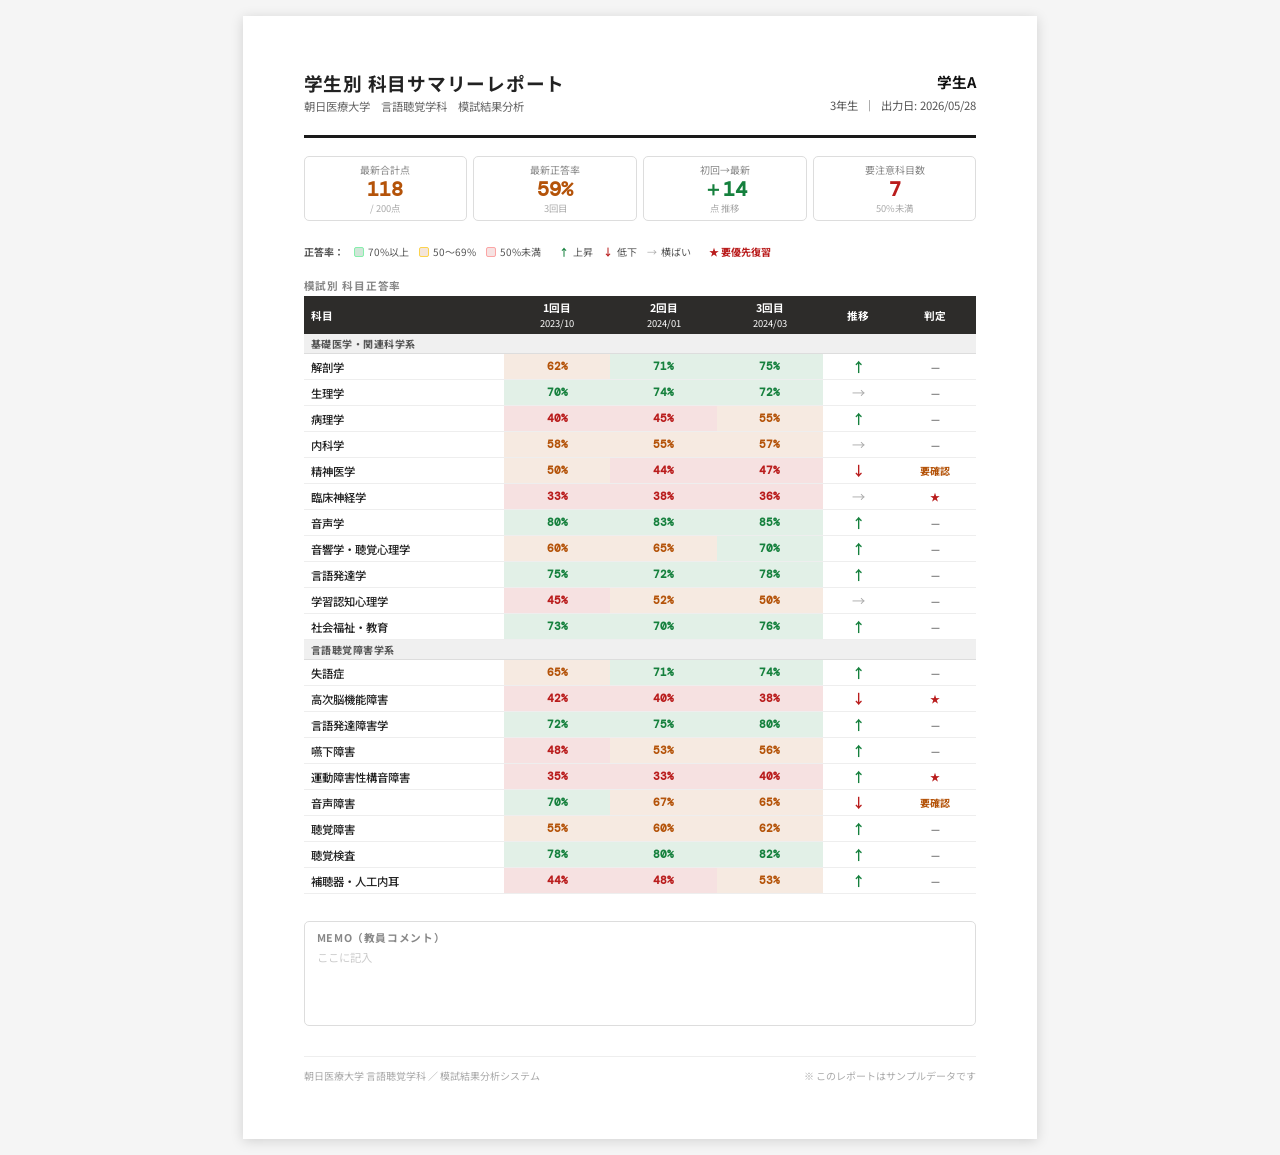
<file: mockup_student_summary.html>
<!DOCTYPE html>
<html lang="ja">
<head>
<meta charset="utf-8">
<meta name="robots" content="noindex,nofollow">
<title>学生別科目サマリーレポート（イメージ）</title>
<style>
@import url('https://fonts.googleapis.com/css2?family=Noto+Sans+JP:wght@400;500;700&family=DM+Mono:wght@400;500&display=swap');
@page { size: A4 portrait; margin: 12mm 15mm; }
* { box-sizing: border-box; margin: 0; padding: 0; }
body { font-family: 'Noto Sans JP', sans-serif; font-size: 10pt; color: #222; background: #f5f5f5; padding: 16px; }

.paper {
  background: #fff;
  width: 210mm;
  min-height: 297mm;
  margin: 0 auto;
  padding: 14mm 16mm;
  box-shadow: 0 2px 12px rgba(0,0,0,0.15);
}

/* ── ヘッダー ── */
.rpt-header {
  display: flex;
  justify-content: space-between;
  align-items: flex-start;
  border-bottom: 2.5pt solid #1a1a1a;
  padding-bottom: 5mm;
  margin-bottom: 5mm;
}
.rpt-title { font-size: 14pt; font-weight: 700; letter-spacing: .04em; }
.rpt-subtitle { font-size: 8.5pt; color: #666; margin-top: 2px; }
.rpt-meta { text-align: right; font-size: 8.5pt; color: #555; line-height: 1.8; }
.rpt-meta strong { font-size: 11pt; color: #111; font-weight: 700; display: block; }

/* ── サマリーカード ── */
.score-row {
  display: grid;
  grid-template-columns: repeat(4, 1fr);
  gap: 6px;
  margin-bottom: 6mm;
}
.score-card {
  border: 1px solid #ddd;
  border-radius: 5px;
  padding: 5px 8px;
  text-align: center;
}
.score-card .sc-label { font-size: 7.5pt; color: #888; margin-bottom: 2px; }
.score-card .sc-val { font-size: 15pt; font-weight: 700; font-family: 'DM Mono', monospace; line-height: 1; }
.score-card .sc-sub { font-size: 7pt; color: #aaa; margin-top: 2px; }
.sc-val.ok  { color: #15803d; }
.sc-val.warn{ color: #b45309; }
.sc-val.ng  { color: #b91c1c; }

/* ── 科目テーブル ── */
.section-label {
  font-size: 8pt;
  font-weight: 700;
  letter-spacing: .08em;
  color: #888;
  text-transform: uppercase;
  margin-bottom: 3px;
  margin-top: 5mm;
}
table { width: 100%; border-collapse: collapse; font-size: 8.5pt; }
thead th {
  background: #2d2c2a;
  color: #fff;
  padding: 4px 7px;
  text-align: center;
  white-space: nowrap;
  font-size: 8pt;
}
thead th.th-cat { text-align: left; width: 34mm; }
thead th.th-exam { width: 18mm; }
thead th.th-trend { width: 12mm; }
thead th.th-flag { width: 14mm; }
tbody td {
  padding: 3px 7px;
  border-bottom: 1px solid #eee;
  vertical-align: middle;
}
tbody tr:hover td { background: #fafafa; }
.cat-name { font-weight: 500; white-space: nowrap; }
.rate-cell {
  text-align: center;
  font-family: 'DM Mono', monospace;
  font-size: 8.5pt;
  font-weight: 600;
}
.c-ok   { background: rgba(21,128,61,0.12);  color: #15803d; }
.c-warn { background: rgba(180,83,9,0.12);   color: #b45309; }
.c-ng   { background: rgba(185,28,28,0.13);  color: #b91c1c; }
.c-na   { color: #bbb; text-align: center; font-size: 8pt; }
.trend-cell { text-align: center; font-size: 10pt; }
.t-up   { color: #15803d; font-weight: 700; }
.t-dn   { color: #b91c1c; font-weight: 700; }
.t-fl   { color: #aaa; }
.flag-cell { text-align: center; font-size: 7.5pt; }
.flag-warn { color: #b45309; font-weight: 700; }
.flag-ng   { color: #b91c1c; font-weight: 700; }
.cat-group-hd td {
  background: #f0f0f0;
  font-size: 7.5pt;
  font-weight: 700;
  color: #555;
  padding: 2px 7px;
  letter-spacing: .05em;
  border-bottom: 1px solid #ddd;
}

/* ── フッター ── */
.rpt-footer {
  margin-top: 8mm;
  font-size: 7.5pt;
  color: #aaa;
  border-top: 1px solid #eee;
  padding-top: 3mm;
  display: flex;
  justify-content: space-between;
}

/* ── 凡例 ── */
.legend {
  display: flex;
  gap: 10px;
  font-size: 7.5pt;
  color: #555;
  margin-bottom: 4mm;
  flex-wrap: wrap;
}
.leg-item { display: flex; align-items: center; gap: 4px; }
.leg-box { width: 10px; height: 10px; border-radius: 2px; flex-shrink: 0; }

@media print {
  body { background: #fff; padding: 0; }
  .paper { box-shadow: none; padding: 0; width: 100%; min-height: 0; }
}
</style>
</head>
<body>
<div class="paper">

  <!-- ヘッダー -->
  <div class="rpt-header">
    <div>
      <div class="rpt-title">学生別 科目サマリーレポート</div>
      <div class="rpt-subtitle">朝日医療大学　言語聴覚学科　模試結果分析</div>
    </div>
    <div class="rpt-meta">
      <strong>学生A</strong>
      3年生 &nbsp;｜&nbsp; 出力日: 2026/05/28
    </div>
  </div>

  <!-- サマリーカード -->
  <div class="score-row">
    <div class="score-card">
      <div class="sc-label">最新合計点</div>
      <div class="sc-val warn">118</div>
      <div class="sc-sub">/ 200点</div>
    </div>
    <div class="score-card">
      <div class="sc-label">最新正答率</div>
      <div class="sc-val warn">59%</div>
      <div class="sc-sub">3回目</div>
    </div>
    <div class="score-card">
      <div class="sc-label">初回→最新</div>
      <div class="sc-val ok">＋14</div>
      <div class="sc-sub">点 推移</div>
    </div>
    <div class="score-card">
      <div class="sc-label">要注意科目数</div>
      <div class="sc-val ng">7</div>
      <div class="sc-sub">50%未満</div>
    </div>
  </div>

  <!-- 凡例 -->
  <div class="legend">
    <span style="font-weight:700;color:#555;">正答率：</span>
    <div class="leg-item"><div class="leg-box" style="background:rgba(21,128,61,0.2);border:1px solid #86efac;"></div>70%以上</div>
    <div class="leg-item"><div class="leg-box" style="background:rgba(180,83,9,0.15);border:1px solid #fcd34d;"></div>50〜69%</div>
    <div class="leg-item"><div class="leg-box" style="background:rgba(185,28,28,0.13);border:1px solid #fca5a5;"></div>50%未満</div>
    <div class="leg-item" style="margin-left:8px;"><span class="t-up">↑</span> 上昇</div>
    <div class="leg-item"><span class="t-dn">↓</span> 低下</div>
    <div class="leg-item"><span class="t-fl">→</span> 横ばい</div>
    <div class="leg-item" style="margin-left:8px;color:#b91c1c;font-weight:700;">★ 要優先復習</div>
  </div>

  <!-- 科目テーブル -->
  <div class="section-label">模試別 科目正答率</div>

  <table>
    <thead>
      <tr>
        <th class="th-cat">科目</th>
        <th class="th-exam">1回目<br><span style="font-weight:400;font-size:7pt;">2023/10</span></th>
        <th class="th-exam">2回目<br><span style="font-weight:400;font-size:7pt;">2024/01</span></th>
        <th class="th-exam">3回目<br><span style="font-weight:400;font-size:7pt;">2024/03</span></th>
        <th class="th-trend">推移</th>
        <th class="th-flag">判定</th>
      </tr>
    </thead>
    <tbody>

      <!-- 基礎医学系 -->
      <tr class="cat-group-hd"><td colspan="6">基礎医学・関連科学系</td></tr>
      <tr><td class="cat-name">解剖学</td><td class="rate-cell c-warn">62%</td><td class="rate-cell c-ok">71%</td><td class="rate-cell c-ok">75%</td><td class="trend-cell t-up">↑</td><td class="flag-cell">—</td></tr>
      <tr><td class="cat-name">生理学</td><td class="rate-cell c-ok">70%</td><td class="rate-cell c-ok">74%</td><td class="rate-cell c-ok">72%</td><td class="trend-cell t-fl">→</td><td class="flag-cell">—</td></tr>
      <tr><td class="cat-name">病理学</td><td class="rate-cell c-ng">40%</td><td class="rate-cell c-ng">45%</td><td class="rate-cell c-warn">55%</td><td class="trend-cell t-up">↑</td><td class="flag-cell">—</td></tr>
      <tr><td class="cat-name">内科学</td><td class="rate-cell c-warn">58%</td><td class="rate-cell c-warn">55%</td><td class="rate-cell c-warn">57%</td><td class="trend-cell t-fl">→</td><td class="flag-cell">—</td></tr>
      <tr><td class="cat-name">精神医学</td><td class="rate-cell c-warn">50%</td><td class="rate-cell c-ng">44%</td><td class="rate-cell c-ng">47%</td><td class="trend-cell t-dn">↓</td><td class="flag-cell flag-warn">要確認</td></tr>
      <tr><td class="cat-name">臨床神経学</td><td class="rate-cell c-ng">33%</td><td class="rate-cell c-ng">38%</td><td class="rate-cell c-ng">36%</td><td class="trend-cell t-fl">→</td><td class="flag-cell flag-ng">★</td></tr>
      <tr><td class="cat-name">音声学</td><td class="rate-cell c-ok">80%</td><td class="rate-cell c-ok">83%</td><td class="rate-cell c-ok">85%</td><td class="trend-cell t-up">↑</td><td class="flag-cell">—</td></tr>
      <tr><td class="cat-name">音響学・聴覚心理学</td><td class="rate-cell c-warn">60%</td><td class="rate-cell c-warn">65%</td><td class="rate-cell c-ok">70%</td><td class="trend-cell t-up">↑</td><td class="flag-cell">—</td></tr>
      <tr><td class="cat-name">言語発達学</td><td class="rate-cell c-ok">75%</td><td class="rate-cell c-ok">72%</td><td class="rate-cell c-ok">78%</td><td class="trend-cell t-up">↑</td><td class="flag-cell">—</td></tr>
      <tr><td class="cat-name">学習認知心理学</td><td class="rate-cell c-ng">45%</td><td class="rate-cell c-warn">52%</td><td class="rate-cell c-warn">50%</td><td class="trend-cell t-fl">→</td><td class="flag-cell">—</td></tr>
      <tr><td class="cat-name">社会福祉・教育</td><td class="rate-cell c-ok">73%</td><td class="rate-cell c-ok">70%</td><td class="rate-cell c-ok">76%</td><td class="trend-cell t-up">↑</td><td class="flag-cell">—</td></tr>

      <!-- 言語聴覚障害学系 -->
      <tr class="cat-group-hd"><td colspan="6">言語聴覚障害学系</td></tr>
      <tr><td class="cat-name">失語症</td><td class="rate-cell c-warn">65%</td><td class="rate-cell c-ok">71%</td><td class="rate-cell c-ok">74%</td><td class="trend-cell t-up">↑</td><td class="flag-cell">—</td></tr>
      <tr><td class="cat-name">高次脳機能障害</td><td class="rate-cell c-ng">42%</td><td class="rate-cell c-ng">40%</td><td class="rate-cell c-ng">38%</td><td class="trend-cell t-dn">↓</td><td class="flag-cell flag-ng">★</td></tr>
      <tr><td class="cat-name">言語発達障害学</td><td class="rate-cell c-ok">72%</td><td class="rate-cell c-ok">75%</td><td class="rate-cell c-ok">80%</td><td class="trend-cell t-up">↑</td><td class="flag-cell">—</td></tr>
      <tr><td class="cat-name">嚥下障害</td><td class="rate-cell c-ng">48%</td><td class="rate-cell c-warn">53%</td><td class="rate-cell c-warn">56%</td><td class="trend-cell t-up">↑</td><td class="flag-cell">—</td></tr>
      <tr><td class="cat-name">運動障害性構音障害</td><td class="rate-cell c-ng">35%</td><td class="rate-cell c-ng">33%</td><td class="rate-cell c-ng">40%</td><td class="trend-cell t-up">↑</td><td class="flag-cell flag-ng">★</td></tr>
      <tr><td class="cat-name">音声障害</td><td class="rate-cell c-ok">70%</td><td class="rate-cell c-warn">67%</td><td class="rate-cell c-warn">65%</td><td class="trend-cell t-dn">↓</td><td class="flag-cell flag-warn">要確認</td></tr>
      <tr><td class="cat-name">聴覚障害</td><td class="rate-cell c-warn">55%</td><td class="rate-cell c-warn">60%</td><td class="rate-cell c-warn">62%</td><td class="trend-cell t-up">↑</td><td class="flag-cell">—</td></tr>
      <tr><td class="cat-name">聴覚検査</td><td class="rate-cell c-ok">78%</td><td class="rate-cell c-ok">80%</td><td class="rate-cell c-ok">82%</td><td class="trend-cell t-up">↑</td><td class="flag-cell">—</td></tr>
      <tr><td class="cat-name">補聴器・人工内耳</td><td class="rate-cell c-ng">44%</td><td class="rate-cell c-ng">48%</td><td class="rate-cell c-warn">53%</td><td class="trend-cell t-up">↑</td><td class="flag-cell">—</td></tr>

    </tbody>
  </table>

  <!-- 所見欄 -->
  <div style="margin-top:7mm;border:1px solid #ddd;border-radius:5px;padding:8px 12px;">
    <div style="font-size:8pt;font-weight:700;color:#888;letter-spacing:.06em;margin-bottom:4px;">MEMO（教員コメント）</div>
    <div style="height:18mm;color:#ccc;font-size:8.5pt;">ここに記入</div>
  </div>

  <!-- フッター -->
  <div class="rpt-footer">
    <span>朝日医療大学 言語聴覚学科 ／ 模試結果分析システム</span>
    <span>※ このレポートはサンプルデータです</span>
  </div>

</div>
</body>
</html>
</file>
